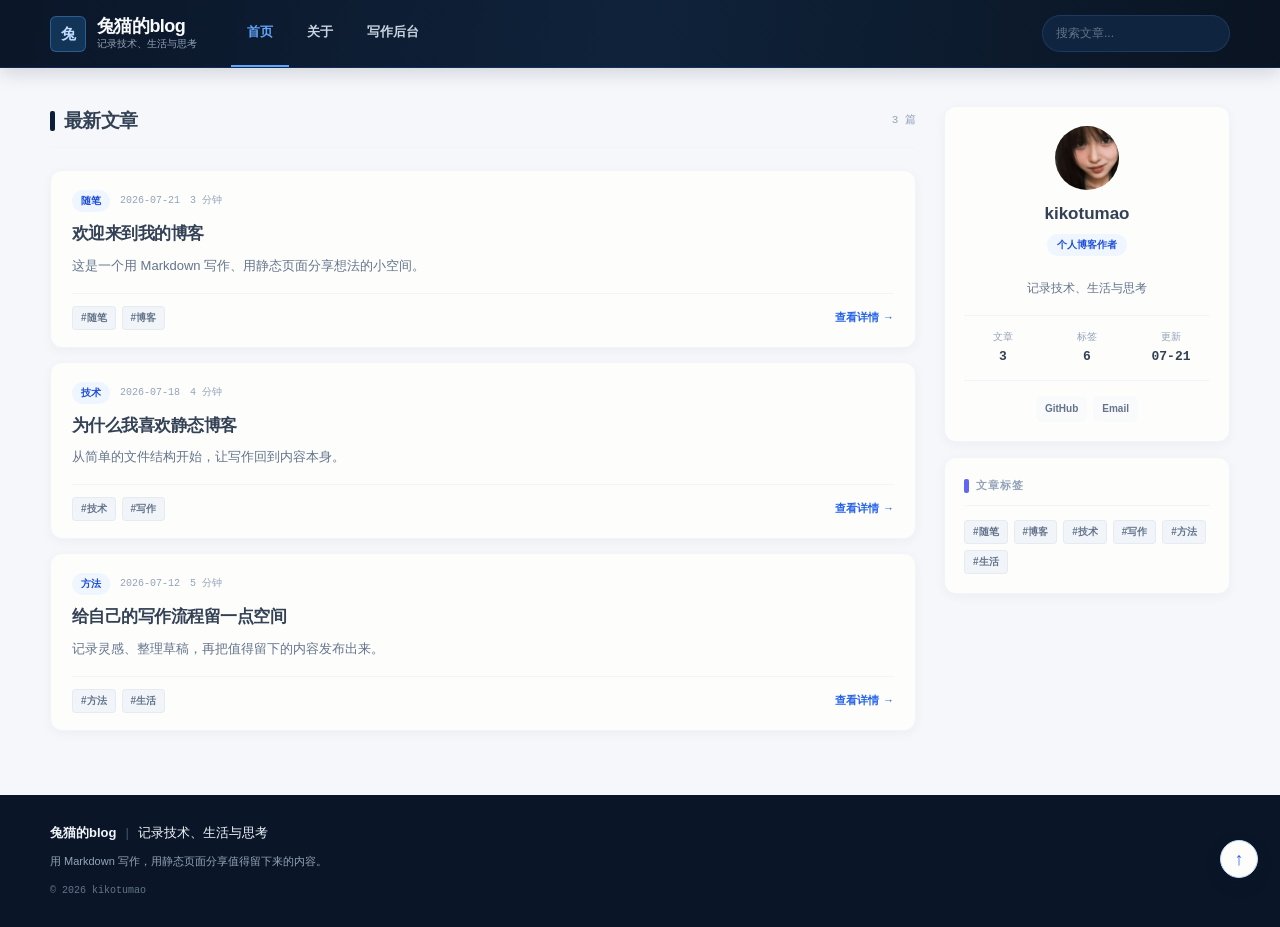
<file: index.html>
<!doctype html>
<html lang="zh-CN">
  <head>
    <meta charset="UTF-8" />
    <meta name="viewport" content="width=device-width, initial-scale=1.0" />
    <meta name="description" content="个人博客，记录技术、生活与思考" />
    <meta name="theme-color" content="#0b1e36" />
    <title>个人博客</title>
    <link rel="stylesheet" href="css/style.css" />
    <script src="https://identity.netlify.com/v1/netlify-identity-widget.js"></script>
    <script src="js/config.js" defer></script>
    <script src="js/markdown.js" defer></script>
    <script src="js/app.js" defer></script>
  </head>
  <body>
    <header class="navbar">
      <div class="nav-container">
        <a class="nav-brand-group" href="#/" aria-label="返回首页">
          <span class="nav-logo" data-brand-mark>博</span>
          <span class="nav-brand-text">
            <strong class="nav-brand" data-site-title>个人博客</strong>
            <small class="nav-tagline" data-site-description>记录技术、生活与思考</small>
          </span>
        </a>

        <nav class="nav-center" id="site-nav" aria-label="主导航">
          <a class="nav-link" href="#/" data-nav="home">首页</a>
          <a class="nav-link" href="#/about" data-nav="about">关于</a>
          <a class="nav-link" href="https://tumaopersonal-blog.netlify.app/admin/" target="_blank" rel="noreferrer">写作后台</a>
        </nav>

        <div class="nav-actions">
          <label class="nav-search">
            <span class="sr-only">搜索文章</span>
            <input id="searchInput" class="nav-search-input" type="search" placeholder="搜索文章..." autocomplete="off" />
          </label>
          <button class="nav-mobile-toggle" id="menuToggle" type="button" aria-expanded="false" aria-controls="site-nav">菜单</button>
        </div>
      </div>
    </header>

    <main id="app" class="main-content" tabindex="-1"></main>

    <footer class="footer">
      <div class="footer-inner">
        <div class="footer-brand">
          <span class="footer-brand-name" data-site-title>个人博客</span>
          <span class="footer-sep">|</span>
          <span data-site-description>记录技术、生活与思考</span>
        </div>
        <p class="footer-desc">用 Markdown 写作，用静态页面分享值得留下来的内容。</p>
        <p class="footer-copy">© <span data-current-year>2026</span> <span data-site-author>你的名字</span></p>
      </div>
    </footer>

    <button class="back-to-top" id="backToTop" type="button" aria-label="回到顶部">↑</button>
    <script>
      if (window.netlifyIdentity) {
        window.netlifyIdentity.on("init", function (user) {
          if (!user) {
            window.netlifyIdentity.on("login", function () {
              document.location.href = "/admin/";
            });
          }
        });
      }
    </script>
  </body>
</html>
</file>
<file: css/style.css>
:root {
  color-scheme: light;
  --color-bg: #f5f7fb;
  --color-surface: #fdfdfc;
  --color-surface-soft: #f8fafc;
  --color-text: #334155;
  --color-text-secondary: #64748b;
  --color-text-muted: #94a3b8;
  --color-brand-deep: #0b1e36;
  --color-brand-primary: #123456;
  --color-brand-blue: #2563eb;
  --color-primary-hover: #1d4ed8;
  --color-border: #e2e8f0;
  --color-border-light: #f1f5f9;
  --color-card-shadow: rgba(15, 23, 42, 0.04);
  --color-card-hover-shadow: rgba(15, 23, 42, 0.1);
  --color-tag-bg: #f1f5f9;
  --color-tag-text: #64748b;
  --color-tag-hover-bg: #eff6ff;
  --color-tag-hover-text: #2563eb;
  --color-category-bg: #eff6ff;
  --color-category-text: #1d4ed8;
  --font-sans: ui-sans-serif, -apple-system, BlinkMacSystemFont, "Segoe UI", "Noto Sans SC", sans-serif;
  --font-display: ui-sans-serif, -apple-system, BlinkMacSystemFont, "Segoe UI", "Noto Sans SC", sans-serif;
  --font-mono: ui-monospace, SFMono-Regular, Menlo, Consolas, monospace;
  --max-width-wide: 1180px;
  --max-width: 780px;
  --nav-height: 68px;
  --border-radius-sm: 6px;
  --border-radius: 12px;
  --border-radius-lg: 16px;
}

* {
  box-sizing: border-box;
}

html {
  scroll-behavior: smooth;
  font-size: 16px;
  -webkit-font-smoothing: antialiased;
}

body {
  min-width: 320px;
  min-height: 100vh;
  margin: 0;
  display: flex;
  flex-direction: column;
  background: var(--color-bg);
  color: var(--color-text);
  font-family: var(--font-sans);
  line-height: 1.6;
}

button,
input,
a {
  -webkit-tap-highlight-color: transparent;
}

a {
  color: var(--color-brand-blue);
  text-decoration: none;
  transition: color 180ms ease, background 180ms ease, border-color 180ms ease, transform 180ms ease;
}

a:hover {
  color: var(--color-primary-hover);
}

button:focus-visible,
input:focus-visible,
a:focus-visible {
  outline: 3px solid rgba(37, 99, 235, 0.3);
  outline-offset: 3px;
}

.sr-only {
  position: absolute;
  width: 1px;
  height: 1px;
  padding: 0;
  overflow: hidden;
  clip: rect(0, 0, 0, 0);
  white-space: nowrap;
  border: 0;
}

.navbar {
  position: sticky;
  top: 0;
  z-index: 20;
  height: var(--nav-height);
  background: linear-gradient(100deg, rgba(6, 17, 36, 0.98), rgba(10, 30, 54, 0.98), rgba(5, 15, 29, 0.98));
  border-bottom: 1px solid rgba(37, 99, 235, 0.22);
  box-shadow: 0 5px 18px rgba(5, 15, 29, 0.15);
}

.nav-container {
  width: min(var(--max-width-wide), calc(100% - 40px));
  height: 100%;
  margin: 0 auto;
  display: flex;
  align-items: center;
}

.nav-brand-group {
  display: flex;
  align-items: center;
  gap: 11px;
  color: #f1f5f9;
}

.nav-brand-group:hover {
  color: #f1f5f9;
}

.nav-logo {
  width: 36px;
  height: 36px;
  display: grid;
  place-items: center;
  border: 1px solid rgba(96, 165, 250, 0.35);
  border-radius: var(--border-radius-sm);
  background: var(--color-brand-primary);
  color: #bfdbfe;
  font-size: 15px;
  font-weight: 800;
}

.nav-brand-text {
  display: flex;
  flex-direction: column;
}

.nav-brand {
  color: #f8fafc;
  font-size: 18px;
  font-weight: 800;
  letter-spacing: -0.03em;
  line-height: 1.2;
}

.nav-tagline {
  color: #94a3b8;
  font-size: 10px;
  line-height: 1.4;
}

.nav-center {
  height: 100%;
  margin-left: 34px;
  display: flex;
  align-items: center;
  gap: 2px;
}

.nav-link {
  height: 100%;
  padding: 0 16px;
  display: inline-flex;
  align-items: center;
  border-bottom: 2px solid transparent;
  color: #cbd5e1;
  font-size: 13px;
  font-weight: 600;
}

.nav-link:hover,
.nav-link.active {
  border-bottom-color: #60a5fa;
  color: #60a5fa;
}

.nav-actions {
  margin-left: auto;
  display: flex;
  align-items: center;
  gap: 10px;
}

.nav-search {
  position: relative;
}

.nav-search-input {
  width: 188px;
  padding: 8px 13px;
  border: 1px solid rgba(30, 58, 95, 0.95);
  border-radius: 999px;
  outline: 0;
  background: rgba(15, 36, 62, 1);
  color: #e2e8f0;
  font: inherit;
  font-size: 12px;
  transition: width 200ms ease, border-color 200ms ease, box-shadow 200ms ease;
}

.nav-search-input::placeholder {
  color: #64748b;
}

.nav-search-input:focus {
  width: 240px;
  border-color: #60a5fa;
  box-shadow: 0 0 0 1px #60a5fa;
}

.nav-mobile-toggle {
  display: none;
  min-height: 42px;
  padding: 0 12px;
  border: 1px solid rgba(30, 58, 95, 0.95);
  border-radius: var(--border-radius-sm);
  background: transparent;
  color: #cbd5e1;
  cursor: pointer;
  font: inherit;
  font-size: 12px;
}

.main-content {
  flex: 1;
  padding: 38px 20px 64px;
}

.container {
  max-width: var(--max-width-wide);
  margin: 0 auto;
}

.container--narrow {
  max-width: var(--max-width);
}

.home-layout {
  display: grid;
  grid-template-columns: minmax(0, 1fr) 286px;
  gap: 28px;
  align-items: start;
}

.article-list,
.sidebar {
  min-width: 0;
}

.filter-bar {
  min-height: 42px;
  margin-bottom: 20px;
  padding: 9px 13px;
  display: flex;
  align-items: center;
  justify-content: space-between;
  gap: 14px;
  border: 1px solid #bfdbfe;
  border-radius: var(--border-radius-sm);
  background: rgba(239, 246, 255, 0.72);
  color: #1e40af;
  font-size: 12px;
}

.filter-bar a {
  color: var(--color-brand-blue);
  font-weight: 700;
  text-decoration: underline;
}

.section-heading {
  margin-bottom: 22px;
  padding-bottom: 11px;
  display: flex;
  align-items: center;
  justify-content: space-between;
  gap: 16px;
  border-bottom: 1px solid var(--color-border-light);
}

.section-heading-left {
  display: flex;
  align-items: center;
  gap: 9px;
}

.section-heading-left h1 {
  margin: 0;
  color: var(--color-text);
  font-size: 19px;
  font-weight: 800;
  letter-spacing: -0.03em;
}

.section-heading-bar {
  width: 5px;
  height: 20px;
  border-radius: 2px;
  background: var(--color-brand-deep);
}

.post-count {
  color: var(--color-text-muted);
  font-family: var(--font-mono);
  font-size: 11px;
}

.card-list {
  display: flex;
  flex-direction: column;
  gap: 14px;
}

.card {
  display: block;
  padding: 19px 21px 17px;
  border: 1px solid var(--color-border-light);
  border-radius: var(--border-radius);
  background: var(--color-surface);
  box-shadow: 0 3px 12px var(--color-card-shadow);
}

.card:hover {
  border-color: #bfdbfe;
  box-shadow: 0 10px 24px var(--color-card-hover-shadow);
  transform: translateY(-2px);
}

.card-meta {
  display: flex;
  flex-wrap: wrap;
  align-items: center;
  gap: 10px;
  margin-bottom: 10px;
  color: var(--color-text-muted);
  font-family: var(--font-mono);
  font-size: 10px;
}

.card-category {
  padding: 3px 9px;
  border-radius: 999px;
  background: var(--color-category-bg);
  color: var(--color-category-text);
  font-family: var(--font-sans);
  font-size: 10px;
  font-weight: 700;
}

.card-title {
  margin: 0 0 8px;
  color: var(--color-text);
  font-size: 17px;
  font-weight: 800;
  letter-spacing: -0.03em;
  line-height: 1.45;
}

.card:hover .card-title {
  color: var(--color-brand-blue);
}

.card-excerpt {
  display: -webkit-box;
  margin: 0;
  overflow: hidden;
  color: var(--color-text-secondary);
  font-size: 13px;
  line-height: 1.75;
  -webkit-box-orient: vertical;
  -webkit-line-clamp: 2;
}

.card-bottom {
  min-height: 29px;
  margin-top: 15px;
  padding-top: 12px;
  display: flex;
  align-items: center;
  justify-content: space-between;
  gap: 14px;
  border-top: 1px solid var(--color-border-light);
}

.card-tags,
.tag-cloud,
.article-tags,
.author-socials {
  display: flex;
  flex-wrap: wrap;
  gap: 6px;
}

.tag {
  padding: 3px 8px;
  border: 1px solid rgba(226, 232, 240, 0.72);
  border-radius: 4px;
  background: var(--color-tag-bg);
  color: var(--color-tag-text);
  cursor: pointer;
  font-size: 10px;
  font-weight: 600;
}

.tag:hover,
.tag.is-selected {
  border-color: #bfdbfe;
  background: var(--color-tag-hover-bg);
  color: var(--color-tag-hover-text);
}

.card-read-more {
  display: inline-flex;
  align-items: center;
  gap: 4px;
  flex-shrink: 0;
  color: var(--color-brand-blue);
  font-size: 11px;
  font-weight: 800;
}

.card-read-more span {
  transition: transform 180ms ease;
}

.card:hover .card-read-more span {
  transform: translateX(4px);
}

.sidebar {
  display: flex;
  flex-direction: column;
  gap: 15px;
}

.sidebar-card {
  padding: 19px;
  border: 1px solid var(--color-border-light);
  border-radius: var(--border-radius);
  background: var(--color-surface);
  box-shadow: 0 3px 12px var(--color-card-shadow);
}

.author-card {
  text-align: center;
}

.author-avatar {
  width: 64px;
  height: 64px;
  margin: 0 auto 10px;
  display: grid;
  place-items: center;
  overflow: hidden;
  border-radius: 50%;
  background: linear-gradient(135deg, #0b1e36, #2563eb);
  color: #eff6ff;
  font-size: 24px;
  font-weight: 800;
}

.author-avatar img {
  width: 100%;
  height: 100%;
  object-fit: cover;
}

.author-name {
  margin: 0;
  color: var(--color-text);
  font-size: 17px;
  font-weight: 800;
}

.author-title {
  display: inline-block;
  margin-top: 7px;
  padding: 3px 10px;
  border-radius: 999px;
  background: var(--color-category-bg);
  color: var(--color-category-text);
  font-size: 10px;
  font-weight: 700;
}

.author-bio {
  margin: 12px 0 0;
  color: var(--color-text-secondary);
  font-size: 12px;
  line-height: 1.7;
}

.author-stats {
  margin-top: 16px;
  padding: 13px 0;
  display: grid;
  grid-template-columns: repeat(3, 1fr);
  gap: 6px;
  border-top: 1px solid var(--color-border-light);
  border-bottom: 1px solid var(--color-border-light);
}

.author-stats div {
  display: grid;
  gap: 2px;
}

.author-stats span {
  color: var(--color-text-muted);
  font-size: 10px;
}

.author-stats strong {
  color: var(--color-text);
  font-family: var(--font-mono);
  font-size: 13px;
}

.author-socials {
  justify-content: center;
  margin-top: 15px;
}

.social-btn {
  padding: 5px 9px;
  border-radius: var(--border-radius-sm);
  background: var(--color-surface-soft);
  color: var(--color-text-secondary);
  font-size: 10px;
  font-weight: 700;
}

.social-btn:hover {
  background: var(--color-tag-hover-bg);
  color: var(--color-brand-blue);
}

.sidebar-card-title {
  margin: 0 0 14px;
  padding-bottom: 10px;
  display: flex;
  align-items: center;
  gap: 7px;
  border-bottom: 1px solid var(--color-border-light);
  color: var(--color-text-muted);
  font-size: 11px;
  font-weight: 800;
  letter-spacing: 0.1em;
  text-transform: uppercase;
}

.title-bar {
  width: 5px;
  height: 14px;
  border-radius: 2px;
  background: #6366f1;
}

.loading {
  min-height: 260px;
  display: grid;
  place-items: center;
  gap: 10px;
  color: var(--color-text-muted);
  font-size: 12px;
}

.loading-bar {
  width: 28px;
  height: 3px;
  display: block;
  overflow: hidden;
  background: var(--color-border);
}

.loading-bar::after {
  display: block;
  width: 45%;
  height: 100%;
  background: var(--color-brand-blue);
  content: "";
  animation: loading 900ms ease-in-out infinite alternate;
}

@keyframes loading {
  from { transform: translateX(-100%); }
  to { transform: translateX(220%); }
}

.article-detail {
  padding: 30px clamp(22px, 5vw, 54px) 52px;
  border: 1px solid var(--color-border-light);
  border-radius: var(--border-radius-lg);
  background: var(--color-surface);
  box-shadow: 0 4px 20px var(--color-card-shadow);
}

.article-breadcrumb {
  margin-bottom: 28px;
  display: flex;
  align-items: center;
  justify-content: space-between;
  gap: 16px;
  color: var(--color-text-muted);
  font-size: 11px;
}

.back-link {
  color: var(--color-brand-blue);
  font-weight: 700;
}

.breadcrumb-path {
  display: flex;
  align-items: center;
  gap: 8px;
  overflow: hidden;
  white-space: nowrap;
}

.breadcrumb-current {
  overflow: hidden;
  text-overflow: ellipsis;
  color: var(--color-text-secondary);
}

.article-title {
  margin: 0 0 14px;
  color: var(--color-text);
  font-size: clamp(28px, 4vw, 42px);
  font-weight: 800;
  letter-spacing: -0.05em;
  line-height: 1.25;
}

.article-meta {
  display: flex;
  flex-wrap: wrap;
  align-items: center;
  gap: 9px;
  color: var(--color-text-muted);
  font-family: var(--font-mono);
  font-size: 10px;
}

.article-content {
  margin-top: 34px;
  color: var(--color-text-secondary);
  font-size: 15px;
  line-height: 1.85;
}

.article-content h1,
.article-content h2,
.article-content h3,
.article-content h4,
.article-content h5,
.article-content h6 {
  margin: 32px 0 12px;
  color: var(--color-text);
  font-weight: 800;
  line-height: 1.4;
}

.article-content h1 { font-size: 27px; }
.article-content h2 { padding-bottom: 8px; border-bottom: 1px solid var(--color-border-light); font-size: 22px; }
.article-content h3 { font-size: 18px; }
.article-content h4 { font-size: 16px; }

.article-content p {
  margin: 0 0 20px;
}

.article-content strong {
  color: var(--color-text);
  font-weight: 800;
}

.article-content a {
  color: var(--color-brand-blue);
  text-decoration: underline;
  text-underline-offset: 3px;
}

.article-content blockquote {
  margin: 22px 0;
  padding: 12px 16px;
  border-left: 4px solid var(--color-brand-blue);
  border-radius: 0 var(--border-radius) var(--border-radius) 0;
  background: rgba(239, 246, 255, 0.65);
  color: var(--color-text-secondary);
}

.article-content blockquote p:last-child {
  margin-bottom: 0;
}

.article-content code {
  padding: 2px 6px;
  border-radius: 4px;
  background: var(--color-surface-soft);
  color: #e11d48;
  font-family: var(--font-mono);
  font-size: 0.85em;
}

.article-content pre {
  overflow-x: auto;
  margin: 24px 0;
  padding: 18px;
  border: 1px solid #1e293b;
  border-radius: var(--border-radius);
  background: #0f172a;
  box-shadow: 0 4px 16px rgba(15, 23, 42, 0.12);
}

.article-content pre code {
  padding: 0;
  background: transparent;
  color: #e2e8f0;
  font-size: 13px;
  line-height: 1.7;
}

.article-content img {
  display: block;
  max-width: 100%;
  height: auto;
  margin: 24px 0;
  border-radius: var(--border-radius);
}

.article-content ul,
.article-content ol {
  margin: 14px 0 22px;
  padding-left: 26px;
}

.article-content li {
  margin-bottom: 6px;
}

.article-content hr {
  margin: 32px 0;
  border: 0;
  border-top: 1px solid var(--color-border);
}

.article-tags {
  align-items: center;
  margin-top: 28px;
  padding-top: 18px;
  border-top: 1px solid var(--color-border-light);
  color: var(--color-text-muted);
  font-size: 11px;
}

.not-found {
  padding: 72px 0;
  text-align: center;
}

.not-found-title {
  margin: 0;
  color: var(--color-brand-deep);
  font-size: 54px;
  font-weight: 800;
}

.not-found-text {
  margin: 10px 0;
  color: var(--color-text-secondary);
}

.empty-state {
  padding: 50px 0;
  color: var(--color-text-muted);
  text-align: center;
}

.empty-state a {
  display: inline-block;
  margin-top: 8px;
  font-size: 12px;
  font-weight: 700;
}

.footer {
  padding: 28px 20px;
  background: #0a1628;
  color: #94a3b8;
}

.footer-inner {
  max-width: var(--max-width-wide);
  margin: 0 auto;
}

.footer-brand {
  display: flex;
  align-items: center;
  flex-wrap: wrap;
  gap: 9px;
  color: #f1f5f9;
  font-size: 13px;
}

.footer-brand-name {
  font-weight: 800;
}

.footer-sep {
  color: #475569;
}

.footer-desc {
  max-width: 580px;
  margin: 10px 0 12px;
  color: #94a3b8;
  font-size: 11px;
}

.footer-copy {
  margin: 0;
  color: #64748b;
  font-family: var(--font-mono);
  font-size: 10px;
}

.back-to-top {
  position: fixed;
  right: 22px;
  bottom: 22px;
  z-index: 10;
  width: 38px;
  height: 38px;
  border: 1px solid #bfdbfe;
  border-radius: 50%;
  background: var(--color-surface);
  color: var(--color-brand-blue);
  cursor: pointer;
  font-size: 18px;
  line-height: 1;
  box-shadow: 0 6px 18px rgba(15, 23, 42, 0.12);
}

.back-to-top:hover {
  background: #eff6ff;
  transform: translateY(-3px);
}

@media (max-width: 768px) {
  .nav-container {
    width: min(100% - 28px, var(--max-width-wide));
  }

  .nav-search {
    display: none;
  }

  .nav-mobile-toggle {
    display: inline-flex;
    align-items: center;
    justify-content: center;
  }

  .nav-center {
    position: absolute;
    top: var(--nav-height);
    right: 0;
    left: 0;
    height: auto;
    margin: 0;
    padding: 8px 14px;
    display: none;
    flex-direction: column;
    align-items: stretch;
    border-top: 1px solid rgba(30, 58, 95, 0.9);
    background: #071324;
    box-shadow: 0 8px 16px rgba(0, 0, 0, 0.2);
  }

  .nav-center.open {
    display: flex;
  }

  .nav-link {
    width: 100%;
    height: auto;
    padding: 12px;
    border: 0;
    border-radius: var(--border-radius-sm);
  }

  .nav-link.active,
  .nav-link:hover {
    background: rgba(37, 99, 235, 0.18);
  }

  .main-content {
    padding: 26px 14px 48px;
  }

  .home-layout {
    grid-template-columns: 1fr;
  }

  .sidebar {
    display: grid;
    grid-template-columns: 1fr 1fr;
    align-items: start;
  }

  .article-detail {
    padding: 24px 18px 38px;
  }
}

@media (max-width: 520px) {
  .nav-brand {
    font-size: 16px;
  }

  .nav-tagline {
    display: none;
  }

  .sidebar {
    grid-template-columns: 1fr;
  }

  .section-heading {
    align-items: flex-start;
    flex-direction: column;
    gap: 5px;
  }

  .card {
    padding: 17px 16px 15px;
  }

  .card-bottom {
    align-items: flex-start;
    flex-direction: column;
  }

  .article-breadcrumb {
    align-items: flex-start;
    flex-direction: column;
    gap: 8px;
  }
}

@media (prefers-color-scheme: dark) {
  :root {
    color-scheme: dark;
    --color-bg: #0f172a;
    --color-surface: #1e293b;
    --color-surface-soft: #1e293b;
    --color-text: #e2e8f0;
    --color-text-secondary: #94a3b8;
    --color-text-muted: #64748b;
    --color-border: #334155;
    --color-border-light: #1e293b;
    --color-card-shadow: rgba(0, 0, 0, 0.2);
    --color-card-hover-shadow: rgba(0, 0, 0, 0.4);
    --color-tag-bg: #263449;
    --color-tag-text: #94a3b8;
    --color-tag-hover-bg: rgba(37, 99, 235, 0.16);
    --color-tag-hover-text: #60a5fa;
    --color-category-bg: rgba(37, 99, 235, 0.16);
    --color-category-text: #60a5fa;
  }

  .article-content blockquote {
    background: rgba(37, 99, 235, 0.1);
  }

  .article-content code {
    color: #fb7185;
  }

  .not-found-title {
    color: #e2e8f0;
  }

  .back-to-top:hover {
    background: #1e293b;
  }
}

@media (prefers-reduced-motion: reduce) {
  *,
  *::before,
  *::after {
    scroll-behavior: auto !important;
    animation-duration: 0.01ms !important;
    transition-duration: 0.01ms !important;
  }
}

@media print {
  .navbar,
  .footer,
  .back-to-top,
  .sidebar {
    display: none;
  }

  .main-content {
    padding: 0;
  }

  .home-layout {
    grid-template-columns: 1fr;
  }

  .article-detail {
    border: 0;
    box-shadow: none;
  }
}
</file>
